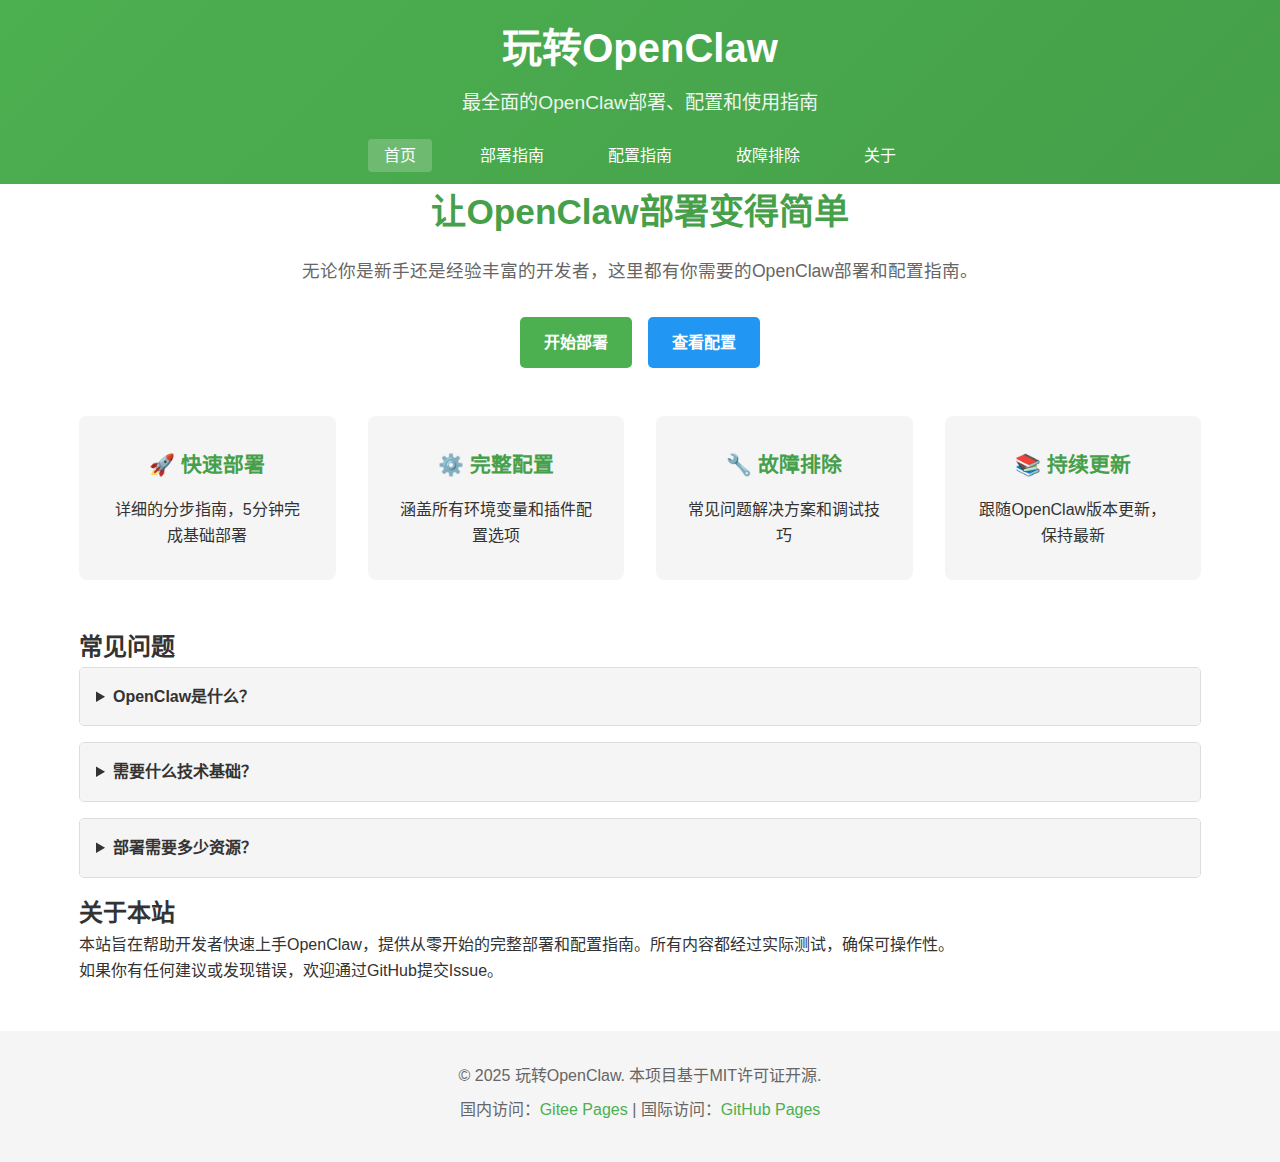
<file: index.html>
<!DOCTYPE html>
<html lang="zh-CN">
<head>
    <meta charset="UTF-8">
    <meta name="viewport" content="width=device-width, initial-scale=1.0">
    <meta name="description" content="玩转OpenClaw - 最全面的OpenClaw部署、配置和使用指南，帮助开发者快速上手Moltbot和OpenClaw框架">
    <meta name="keywords" content="OpenClaw, Moltbot, 部署, 配置, 教程, AI助手, 开源">
    <title>玩转OpenClaw - OpenClaw部署与配置指南</title>
    <link rel="stylesheet" href="style.css">
</head>
<body>
    <header>
        <div class="container">
            <h1>玩转OpenClaw</h1>
            <p>最全面的OpenClaw部署、配置和使用指南</p>
            <nav id="main-nav">
                <ul>
                    <li><a href="index.html" class="active">首页</a></li>
                    <li><a href="ubuntu-deployment.html">部署指南</a></li>
                    <li><a href="config-guide.html">配置指南</a></li>
                    <li><a href="#troubleshooting">故障排除</a></li>
                    <li><a href="#about">关于</a></li>
                </ul>
            </nav>
            <button id="mobile-menu-toggle" aria-label="切换菜单">☰</button>
        </div>
    </header>

    <main class="container">
        <section class="hero">
            <h2>让OpenClaw部署变得简单</h2>
            <p>无论你是新手还是经验丰富的开发者，这里都有你需要的OpenClaw部署和配置指南。</p>
            <div class="cta-buttons">
                <a href="ubuntu-deployment.html" class="btn primary">开始部署</a>
                <a href="config-guide.html" class="btn secondary">查看配置</a>
            </div>
        </section>

        <section class="features">
            <div class="feature-card">
                <h3>🚀 快速部署</h3>
                <p>详细的分步指南，5分钟完成基础部署</p>
            </div>
            <div class="feature-card">
                <h3>⚙️ 完整配置</h3>
                <p>涵盖所有环境变量和插件配置选项</p>
            </div>
            <div class="feature-card">
                <h3>🔧 故障排除</h3>
                <p>常见问题解决方案和调试技巧</p>
            </div>
            <div class="feature-card">
                <h3>📚 持续更新</h3>
                <p>跟随OpenClaw版本更新，保持最新</p>
            </div>
        </section>

        <section id="troubleshooting">
            <h2>常见问题</h2>
            <div class="faq">
                <details>
                    <summary>OpenClaw是什么？</summary>
                    <p>OpenClaw是一个开源的AI助手框架，基于Moltbot构建，支持多种大模型和插件扩展。</p>
                </details>
                <details>
                    <summary>需要什么技术基础？</summary>
                    <p>基本的Linux命令行操作和Docker知识即可，我们会提供详细步骤。</p>
                </details>
                <details>
                    <summary>部署需要多少资源？</summary>
                    <p>最低配置：2核CPU、4GB内存、20GB存储空间。</p>
                </details>
            </div>
        </section>

        <section id="about">
            <h2>关于本站</h2>
            <p>本站旨在帮助开发者快速上手OpenClaw，提供从零开始的完整部署和配置指南。所有内容都经过实际测试，确保可操作性。</p>
            <p>如果你有任何建议或发现错误，欢迎通过GitHub提交Issue。</p>
        </section>
    </main>

    <footer>
        <div class="container">
            <p>&copy; 2025 玩转OpenClaw. 本项目基于MIT许可证开源.</p>
            <p>国内访问：<a href="https://yourname.gitee.io/openclaw-guide" target="_blank">Gitee Pages</a> | 
               国际访问：<a href="https://yourname.github.io/openclaw-guide" target="_blank">GitHub Pages</a></p>
        </div>
    </footer>

    <script src="script.js"></script>
</body>
</html>
</file>
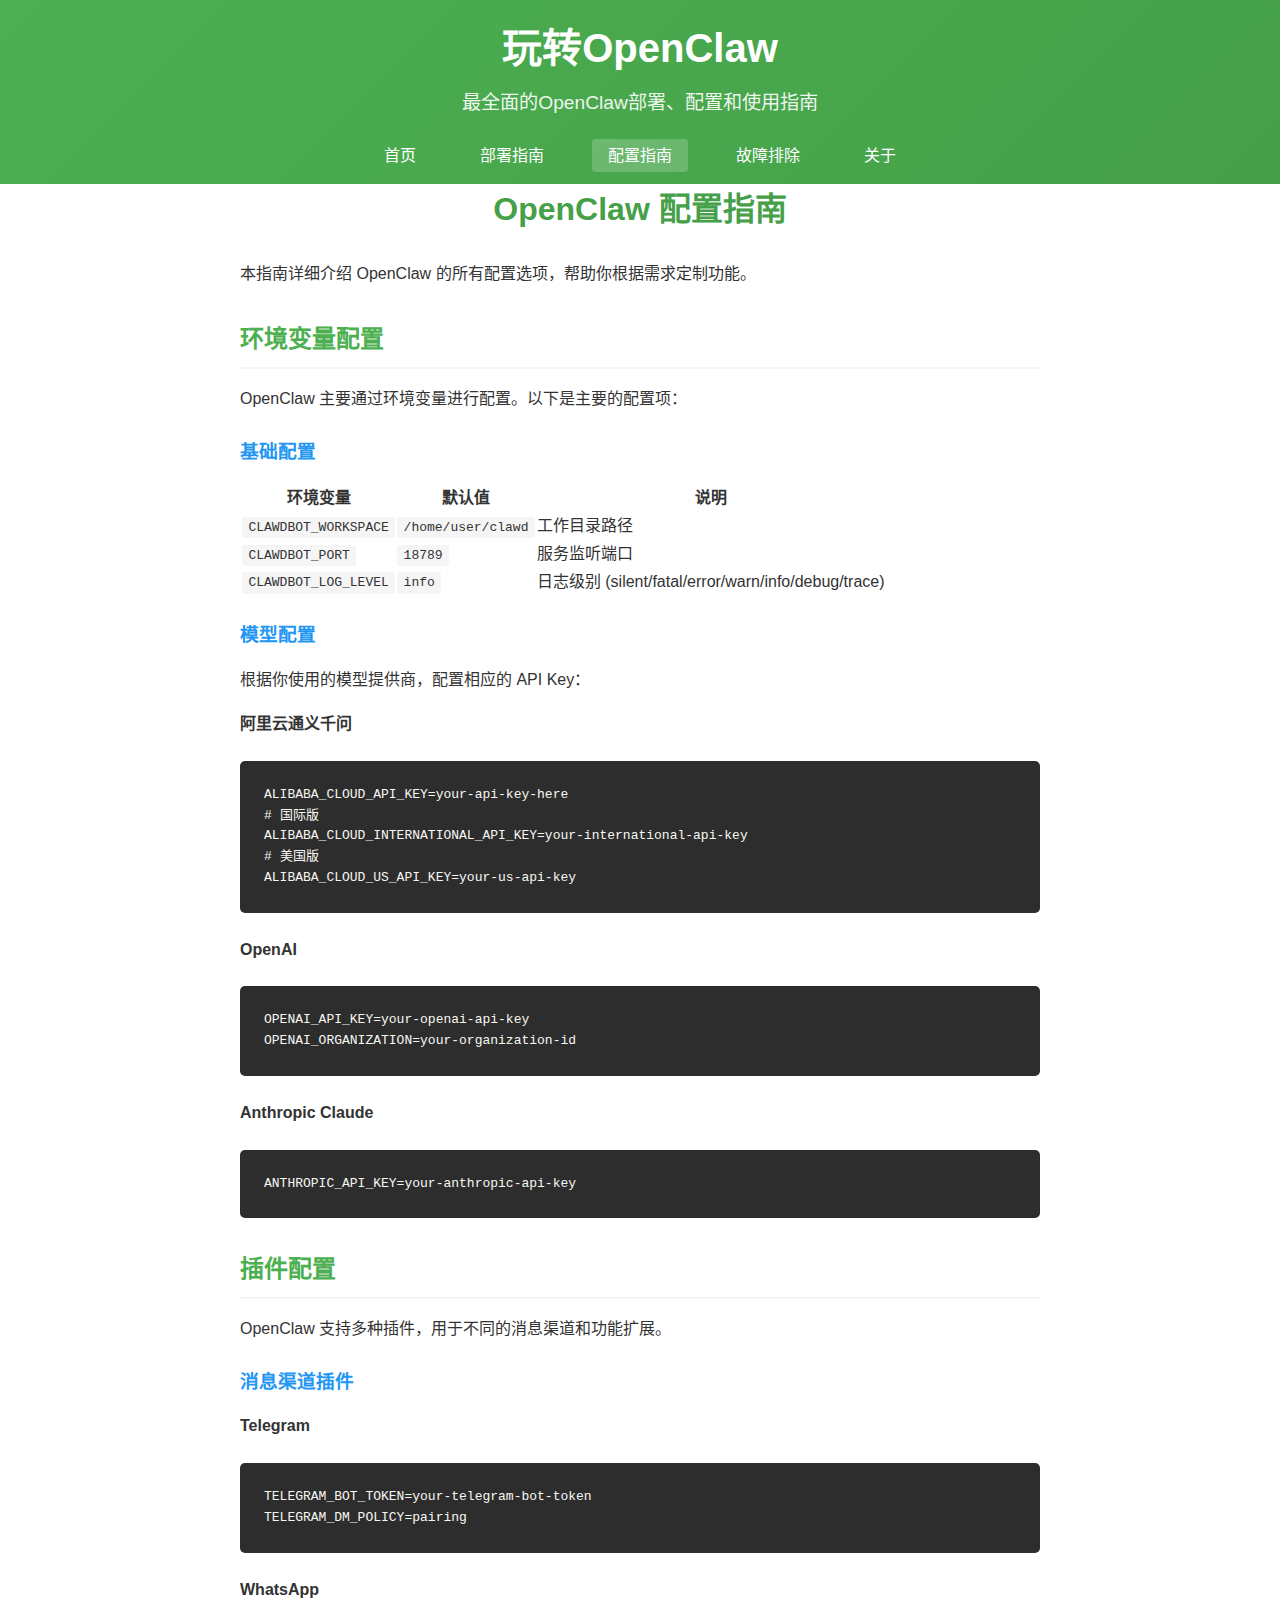
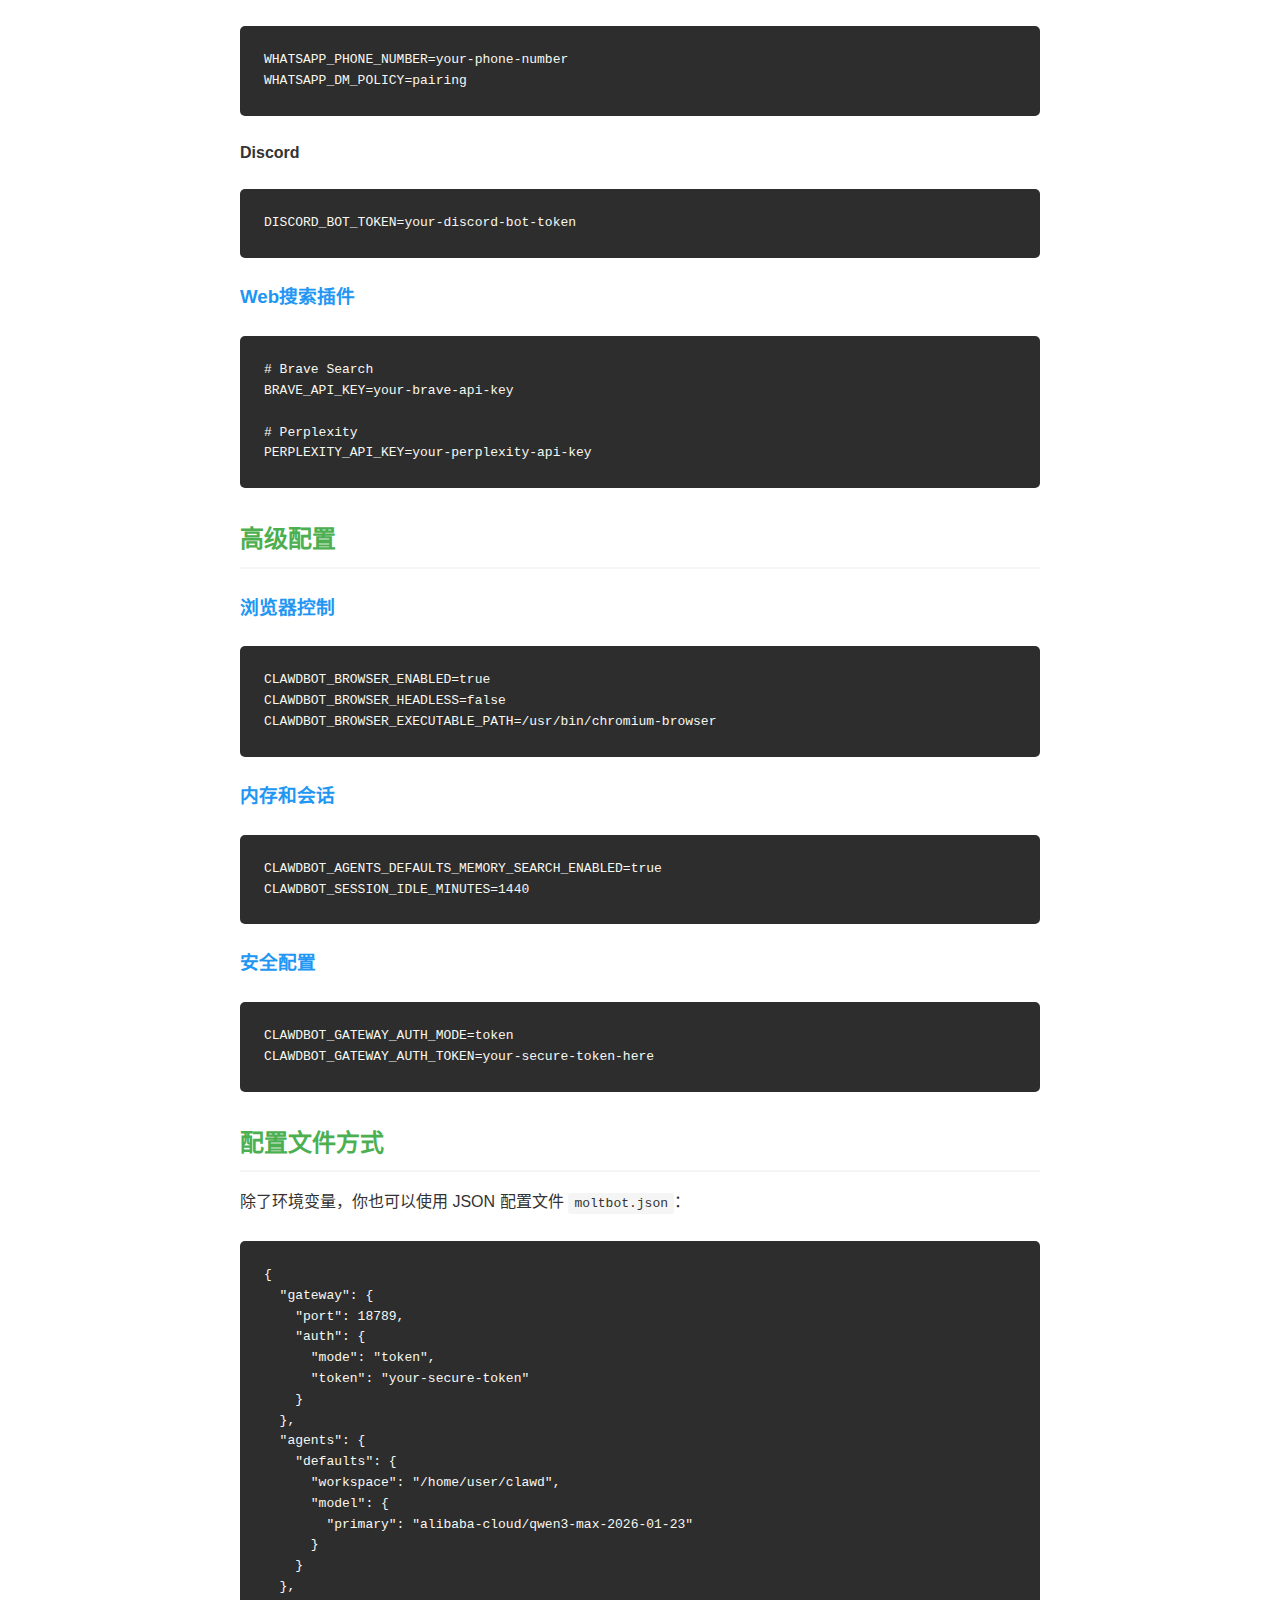
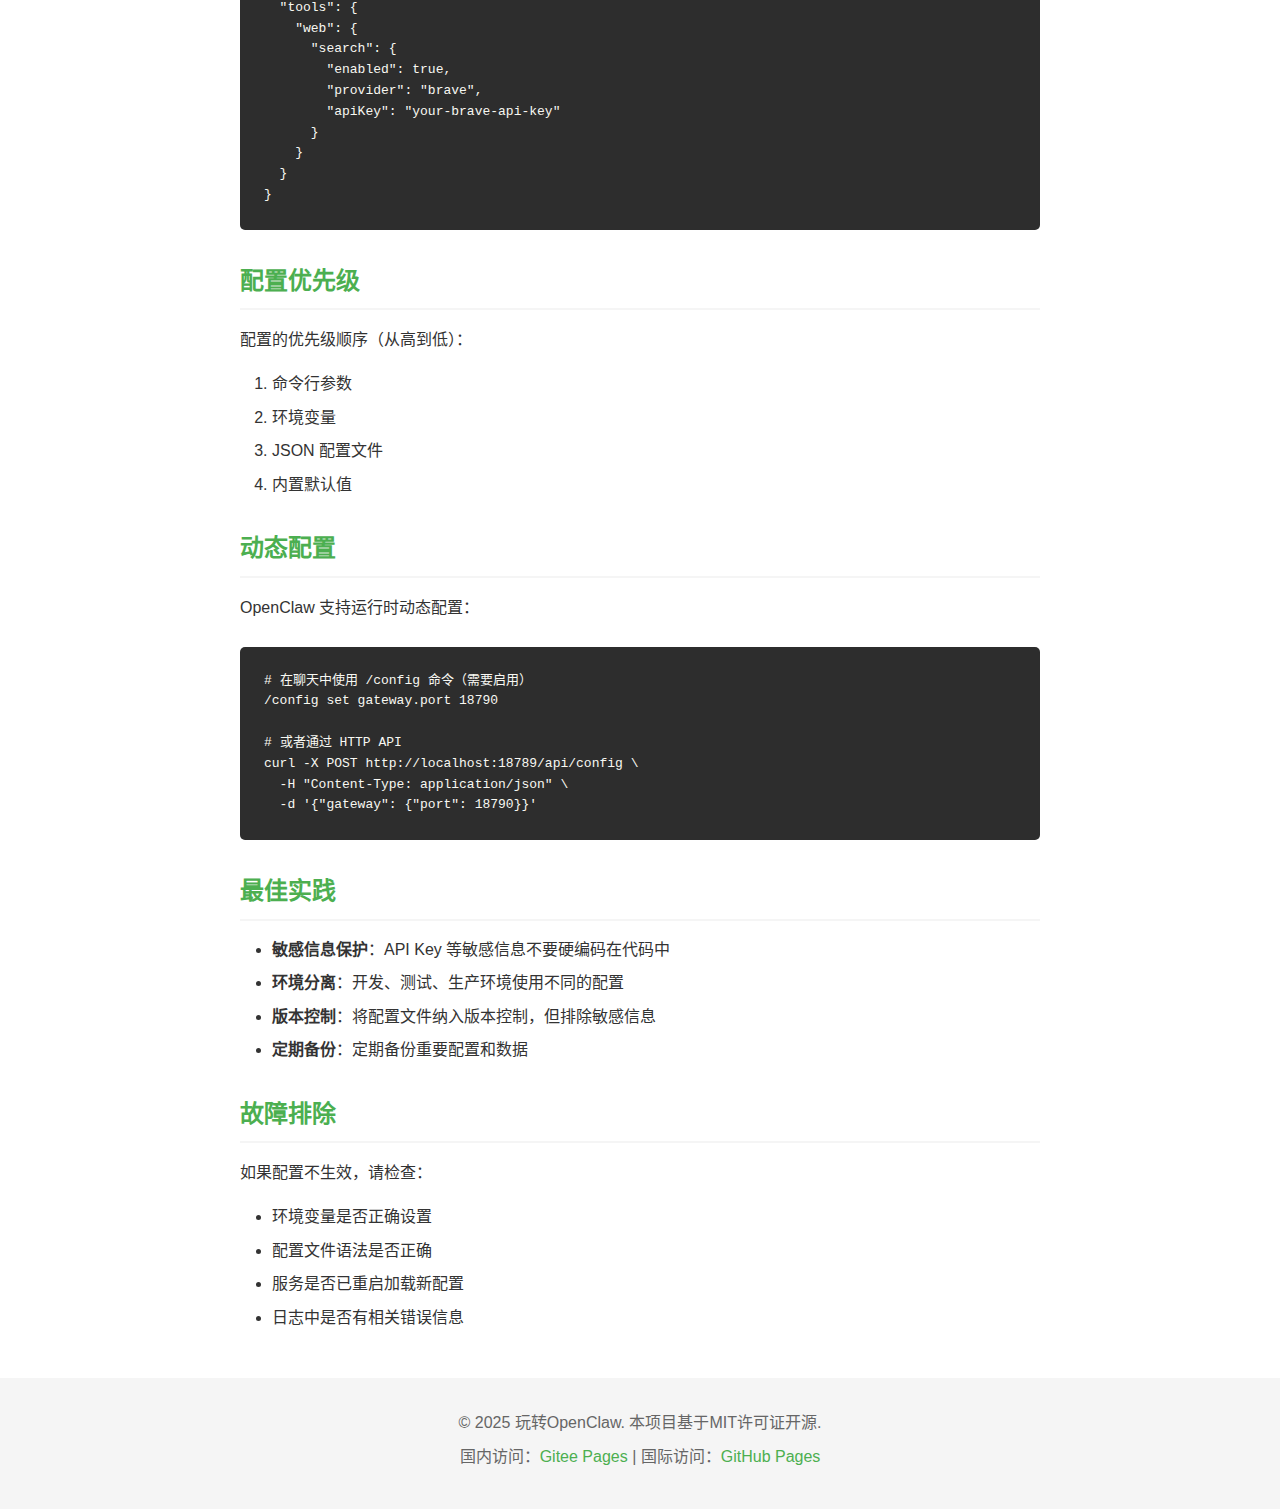
<file: config-guide.html>
<!DOCTYPE html>
<html lang="zh-CN">
<head>
    <meta charset="UTF-8">
    <meta name="viewport" content="width=device-width, initial-scale=1.0">
    <meta name="description" content="OpenClaw完整配置指南，涵盖环境变量、插件配置、模型设置等所有配置选项">
    <meta name="keywords" content="OpenClaw, 配置, 环境变量, 插件, 模型, 教程">
    <title>配置指南 - 玩转OpenClaw</title>
    <link rel="stylesheet" href="style.css">
</head>
<body>
    <header>
        <div class="container">
            <h1>玩转OpenClaw</h1>
            <p>最全面的OpenClaw部署、配置和使用指南</p>
            <nav id="main-nav">
                <ul>
                    <li><a href="index.html">首页</a></li>
                    <li><a href="ubuntu-deployment.html">部署指南</a></li>
                    <li><a href="config-guide.html" class="active">配置指南</a></li>
                    <li><a href="index.html#troubleshooting">故障排除</a></li>
                    <li><a href="index.html#about">关于</a></li>
                </ul>
            </nav>
            <button id="mobile-menu-toggle" aria-label="切换菜单">☰</button>
        </div>
    </header>

    <main class="container">
        <article class="tutorial-content">
            <h1>OpenClaw 配置指南</h1>
            
            <p>本指南详细介绍 OpenClaw 的所有配置选项，帮助你根据需求定制功能。</p>
            
            <h2>环境变量配置</h2>
            <p>OpenClaw 主要通过环境变量进行配置。以下是主要的配置项：</p>
            
            <h3>基础配置</h3>
            <table>
                <thead>
                    <tr>
                        <th>环境变量</th>
                        <th>默认值</th>
                        <th>说明</th>
                    </tr>
                </thead>
                <tbody>
                    <tr>
                        <td><code>CLAWDBOT_WORKSPACE</code></td>
                        <td><code>/home/user/clawd</code></td>
                        <td>工作目录路径</td>
                    </tr>
                    <tr>
                        <td><code>CLAWDBOT_PORT</code></td>
                        <td><code>18789</code></td>
                        <td>服务监听端口</td>
                    </tr>
                    <tr>
                        <td><code>CLAWDBOT_LOG_LEVEL</code></td>
                        <td><code>info</code></td>
                        <td>日志级别 (silent/fatal/error/warn/info/debug/trace)</td>
                    </tr>
                </tbody>
            </table>

            <h3>模型配置</h3>
            <p>根据你使用的模型提供商，配置相应的 API Key：</p>
            
            <h4>阿里云通义千问</h4>
            <pre><code>ALIBABA_CLOUD_API_KEY=your-api-key-here
# 国际版
ALIBABA_CLOUD_INTERNATIONAL_API_KEY=your-international-api-key
# 美国版  
ALIBABA_CLOUD_US_API_KEY=your-us-api-key</code></pre>

            <h4>OpenAI</h4>
            <pre><code>OPENAI_API_KEY=your-openai-api-key
OPENAI_ORGANIZATION=your-organization-id</code></pre>

            <h4>Anthropic Claude</h4>
            <pre><code>ANTHROPIC_API_KEY=your-anthropic-api-key</code></pre>

            <h2>插件配置</h2>
            <p>OpenClaw 支持多种插件，用于不同的消息渠道和功能扩展。</p>
            
            <h3>消息渠道插件</h3>
            <h4>Telegram</h4>
            <pre><code>TELEGRAM_BOT_TOKEN=your-telegram-bot-token
TELEGRAM_DM_POLICY=pairing</code></pre>

            <h4>WhatsApp</h4>
            <pre><code>WHATSAPP_PHONE_NUMBER=your-phone-number
WHATSAPP_DM_POLICY=pairing</code></pre>

            <h4>Discord</h4>
            <pre><code>DISCORD_BOT_TOKEN=your-discord-bot-token</code></pre>

            <h3>Web搜索插件</h3>
            <pre><code># Brave Search
BRAVE_API_KEY=your-brave-api-key

# Perplexity
PERPLEXITY_API_KEY=your-perplexity-api-key</code></pre>

            <h2>高级配置</h2>
            
            <h3>浏览器控制</h3>
            <pre><code>CLAWDBOT_BROWSER_ENABLED=true
CLAWDBOT_BROWSER_HEADLESS=false
CLAWDBOT_BROWSER_EXECUTABLE_PATH=/usr/bin/chromium-browser</code></pre>

            <h3>内存和会话</h3>
            <pre><code>CLAWDBOT_AGENTS_DEFAULTS_MEMORY_SEARCH_ENABLED=true
CLAWDBOT_SESSION_IDLE_MINUTES=1440</code></pre>

            <h3>安全配置</h3>
            <pre><code>CLAWDBOT_GATEWAY_AUTH_MODE=token
CLAWDBOT_GATEWAY_AUTH_TOKEN=your-secure-token-here</code></pre>

            <h2>配置文件方式</h2>
            <p>除了环境变量，你也可以使用 JSON 配置文件 <code>moltbot.json</code>：</p>
            
            <pre><code>{
  "gateway": {
    "port": 18789,
    "auth": {
      "mode": "token",
      "token": "your-secure-token"
    }
  },
  "agents": {
    "defaults": {
      "workspace": "/home/user/clawd",
      "model": {
        "primary": "alibaba-cloud/qwen3-max-2026-01-23"
      }
    }
  },
  "tools": {
    "web": {
      "search": {
        "enabled": true,
        "provider": "brave",
        "apiKey": "your-brave-api-key"
      }
    }
  }
}</code></pre>

            <h2>配置优先级</h2>
            <p>配置的优先级顺序（从高到低）：</p>
            <ol>
                <li>命令行参数</li>
                <li>环境变量</li>
                <li>JSON 配置文件</li>
                <li>内置默认值</li>
            </ol>

            <h2>动态配置</h2>
            <p>OpenClaw 支持运行时动态配置：</p>
            <pre><code># 在聊天中使用 /config 命令（需要启用）
/config set gateway.port 18790

# 或者通过 HTTP API
curl -X POST http://localhost:18789/api/config \
  -H "Content-Type: application/json" \
  -d '{"gateway": {"port": 18790}}'</code></pre>

            <h2>最佳实践</h2>
            <ul>
                <li><strong>敏感信息保护</strong>：API Key 等敏感信息不要硬编码在代码中</li>
                <li><strong>环境分离</strong>：开发、测试、生产环境使用不同的配置</li>
                <li><strong>版本控制</strong>：将配置文件纳入版本控制，但排除敏感信息</li>
                <li><strong>定期备份</strong>：定期备份重要配置和数据</li>
            </ul>

            <h2>故障排除</h2>
            <p>如果配置不生效，请检查：</p>
            <ul>
                <li>环境变量是否正确设置</li>
                <li>配置文件语法是否正确</li>
                <li>服务是否已重启加载新配置</li>
                <li>日志中是否有相关错误信息</li>
            </ul>
        </article>
    </main>

    <footer>
        <div class="container">
            <p>&copy; 2025 玩转OpenClaw. 本项目基于MIT许可证开源.</p>
            <p>国内访问：<a href="https://yourname.gitee.io/openclaw-guide" target="_blank">Gitee Pages</a> | 
               国际访问：<a href="https://yourname.github.io/openclaw-guide" target="_blank">GitHub Pages</a></p>
        </div>
    </footer>

    <script src="script.js"></script>
</body>
</html>
</file>
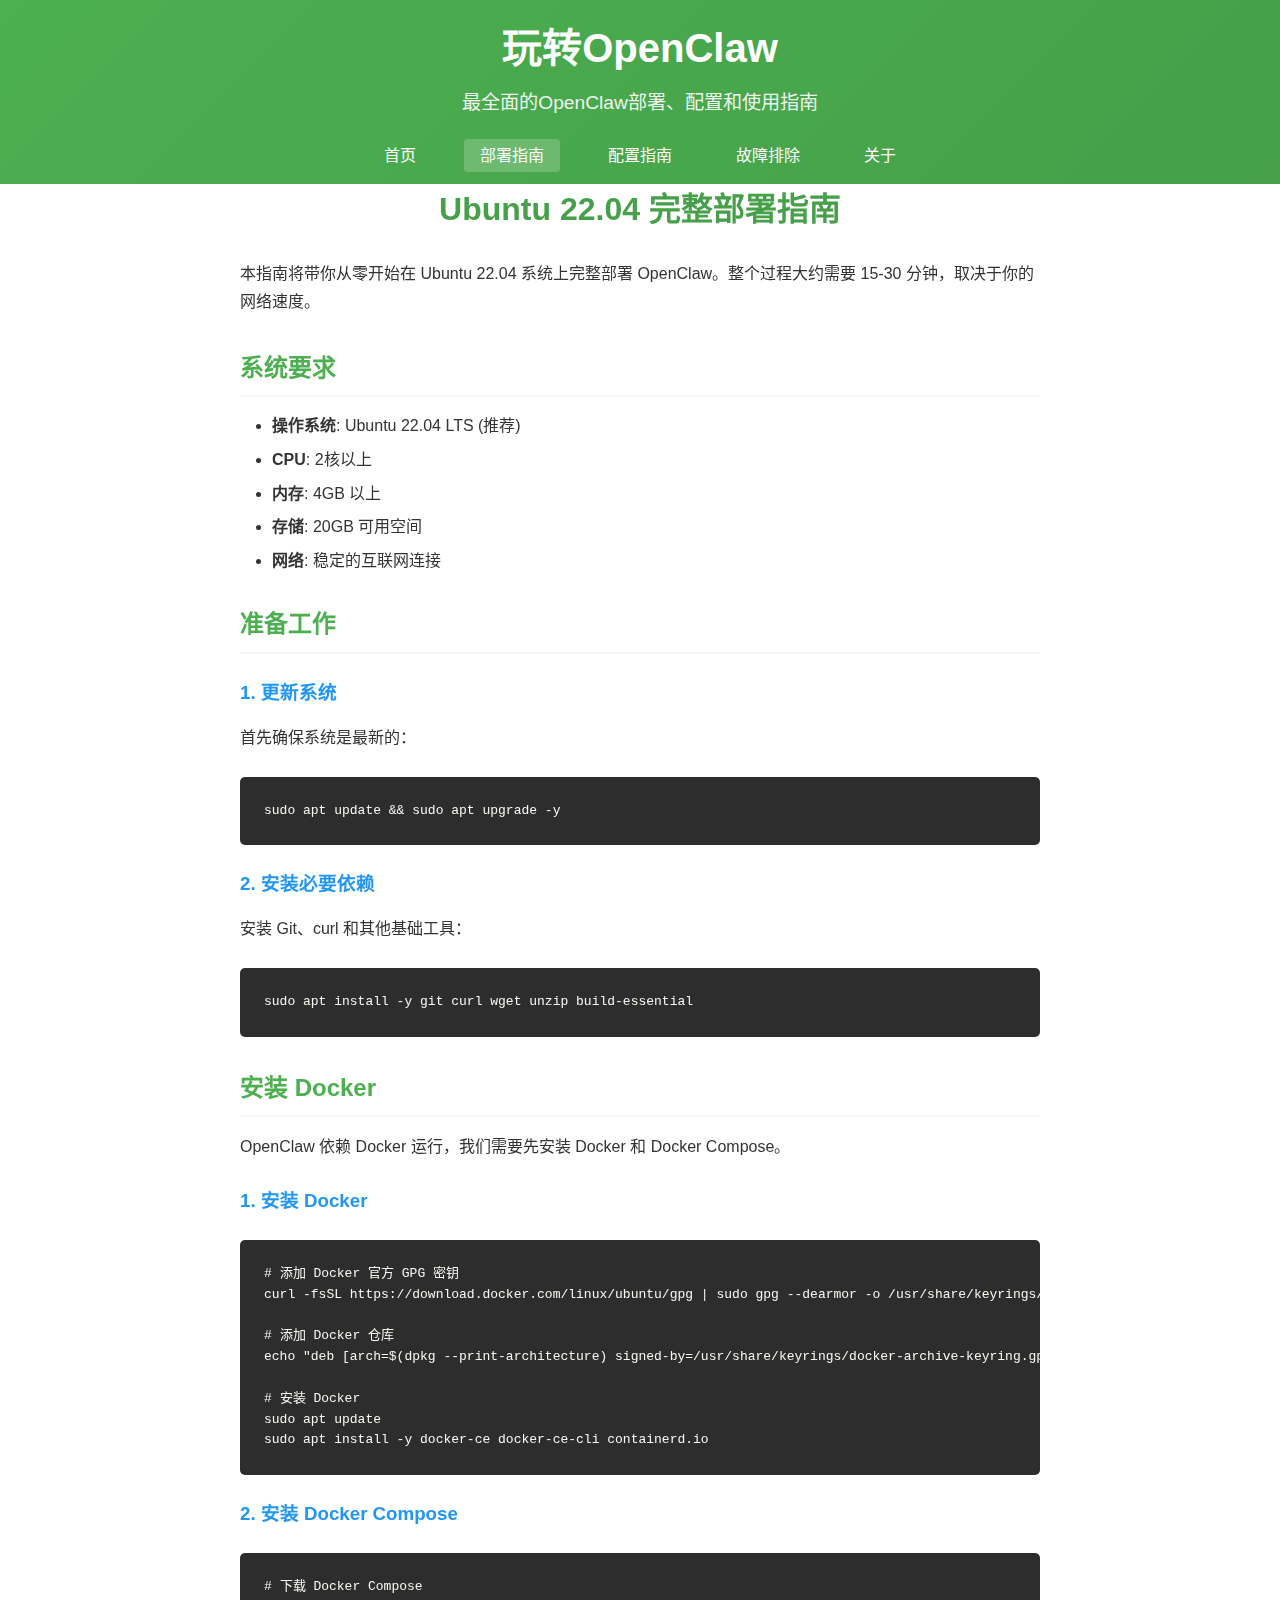
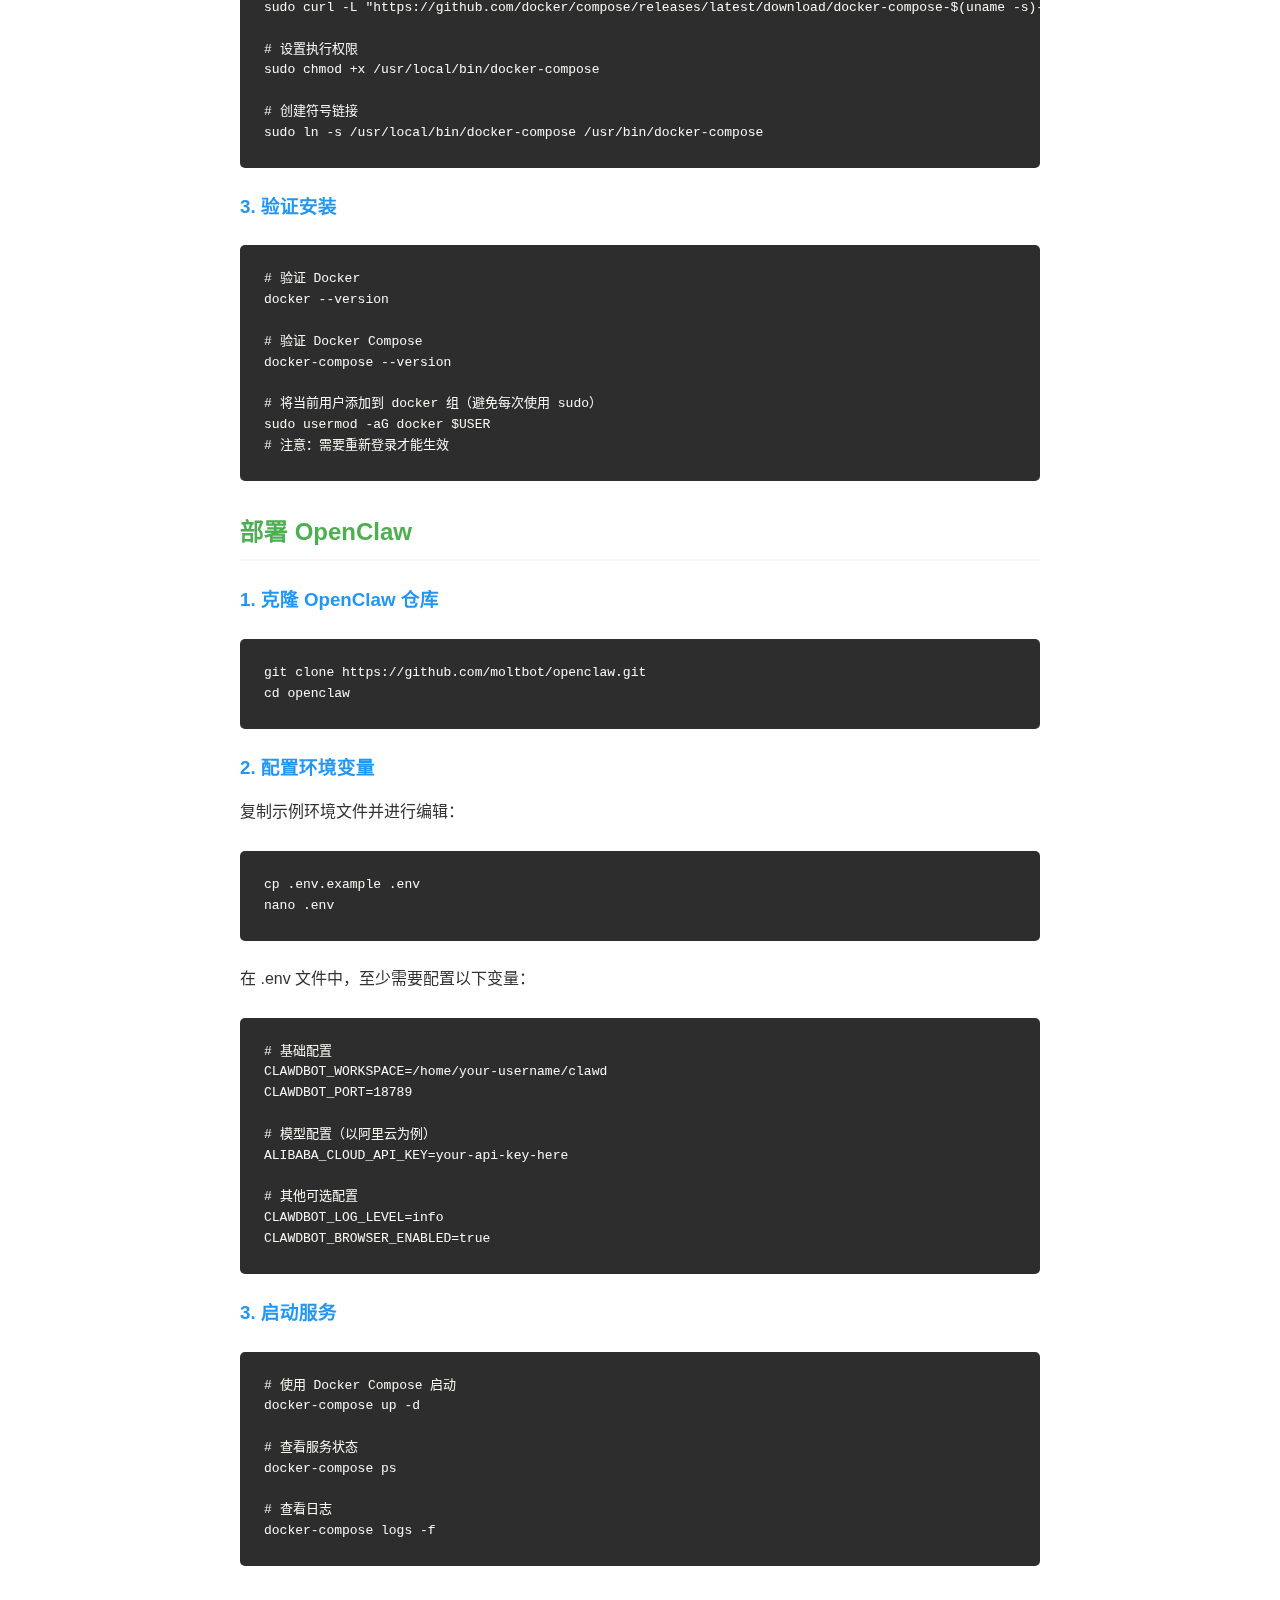
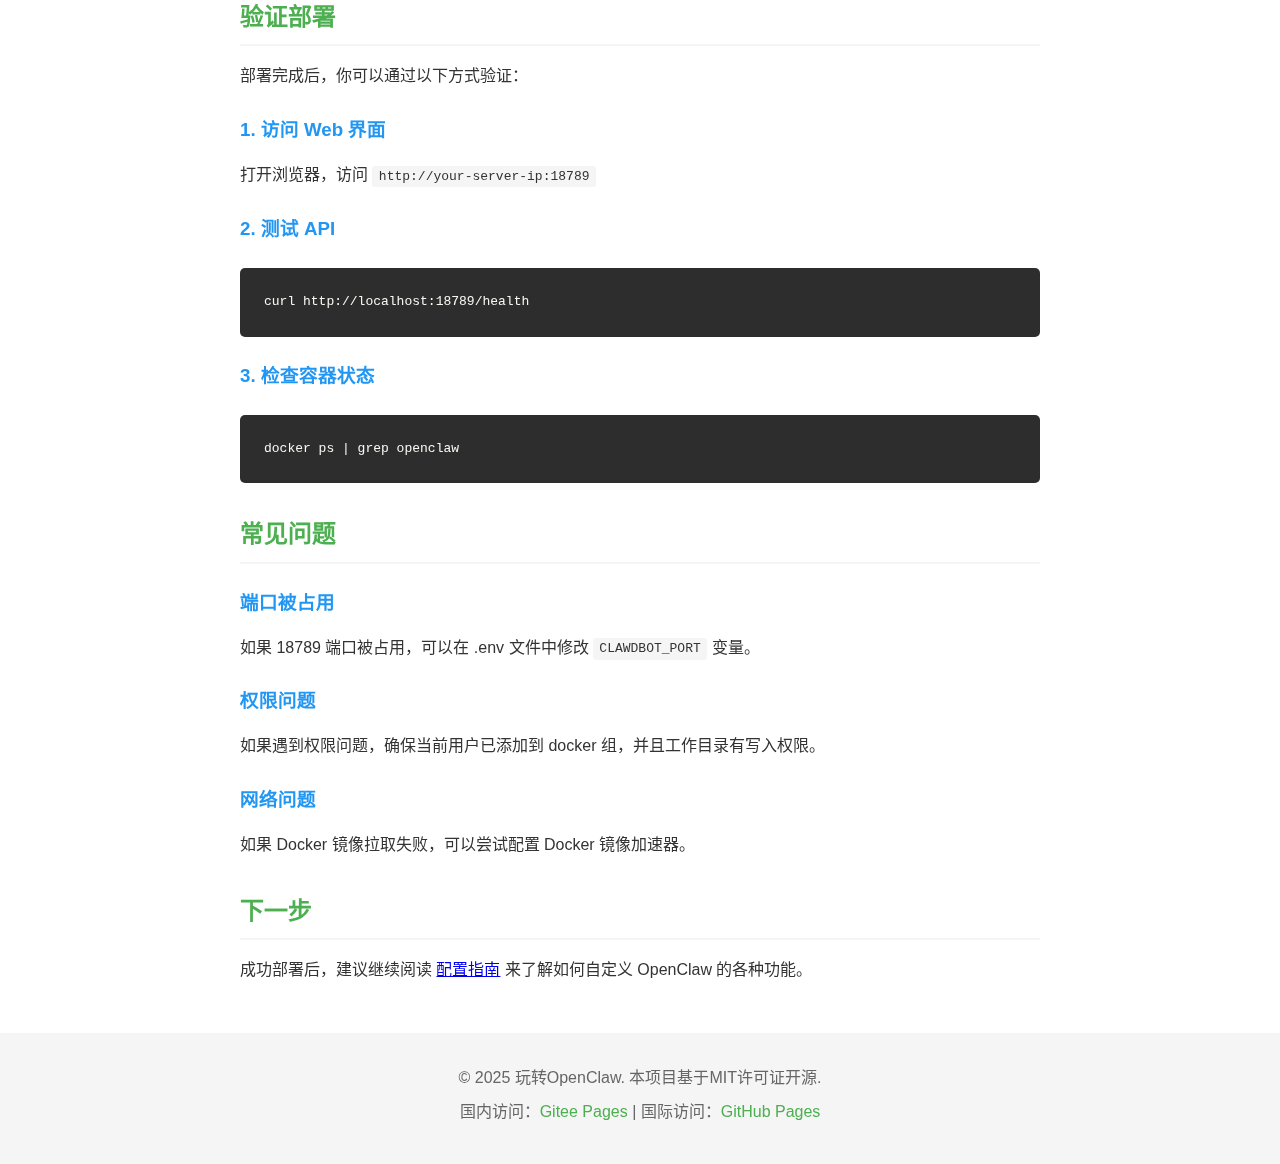
<file: ubuntu-deployment.html>
<!DOCTYPE html>
<html lang="zh-CN">
<head>
    <meta charset="UTF-8">
    <meta name="viewport" content="width=device-width, initial-scale=1.0">
    <meta name="description" content="Ubuntu 22.04 完整部署OpenClaw指南，包含系统要求、依赖安装、Docker配置等详细步骤">
    <meta name="keywords" content="OpenClaw, Ubuntu, 部署, Docker, Linux, 教程">
    <title>Ubuntu 22.04 完整部署指南 - 玩转OpenClaw</title>
    <link rel="stylesheet" href="style.css">
</head>
<body>
    <header>
        <div class="container">
            <h1>玩转OpenClaw</h1>
            <p>最全面的OpenClaw部署、配置和使用指南</p>
            <nav id="main-nav">
                <ul>
                    <li><a href="index.html">首页</a></li>
                    <li><a href="ubuntu-deployment.html" class="active">部署指南</a></li>
                    <li><a href="config-guide.html">配置指南</a></li>
                    <li><a href="index.html#troubleshooting">故障排除</a></li>
                    <li><a href="index.html#about">关于</a></li>
                </ul>
            </nav>
            <button id="mobile-menu-toggle" aria-label="切换菜单">☰</button>
        </div>
    </header>

    <main class="container">
        <article class="tutorial-content">
            <h1>Ubuntu 22.04 完整部署指南</h1>
            
            <p>本指南将带你从零开始在 Ubuntu 22.04 系统上完整部署 OpenClaw。整个过程大约需要 15-30 分钟，取决于你的网络速度。</p>
            
            <h2>系统要求</h2>
            <ul>
                <li><strong>操作系统</strong>: Ubuntu 22.04 LTS (推荐)</li>
                <li><strong>CPU</strong>: 2核以上</li>
                <li><strong>内存</strong>: 4GB 以上</li>
                <li><strong>存储</strong>: 20GB 可用空间</li>
                <li><strong>网络</strong>: 稳定的互联网连接</li>
            </ul>

            <h2>准备工作</h2>
            <h3>1. 更新系统</h3>
            <p>首先确保系统是最新的：</p>
            <pre><code>sudo apt update && sudo apt upgrade -y</code></pre>

            <h3>2. 安装必要依赖</h3>
            <p>安装 Git、curl 和其他基础工具：</p>
            <pre><code>sudo apt install -y git curl wget unzip build-essential</code></pre>

            <h2>安装 Docker</h2>
            <p>OpenClaw 依赖 Docker 运行，我们需要先安装 Docker 和 Docker Compose。</p>
            
            <h3>1. 安装 Docker</h3>
            <pre><code># 添加 Docker 官方 GPG 密钥
curl -fsSL https://download.docker.com/linux/ubuntu/gpg | sudo gpg --dearmor -o /usr/share/keyrings/docker-archive-keyring.gpg

# 添加 Docker 仓库
echo "deb [arch=$(dpkg --print-architecture) signed-by=/usr/share/keyrings/docker-archive-keyring.gpg] https://download.docker.com/linux/ubuntu $(lsb_release -cs) stable" | sudo tee /etc/apt/sources.list.d/docker.list > /dev/null

# 安装 Docker
sudo apt update
sudo apt install -y docker-ce docker-ce-cli containerd.io</code></pre>

            <h3>2. 安装 Docker Compose</h3>
            <pre><code># 下载 Docker Compose
sudo curl -L "https://github.com/docker/compose/releases/latest/download/docker-compose-$(uname -s)-$(uname -m)" -o /usr/local/bin/docker-compose

# 设置执行权限
sudo chmod +x /usr/local/bin/docker-compose

# 创建符号链接
sudo ln -s /usr/local/bin/docker-compose /usr/bin/docker-compose</code></pre>

            <h3>3. 验证安装</h3>
            <pre><code># 验证 Docker
docker --version

# 验证 Docker Compose  
docker-compose --version

# 将当前用户添加到 docker 组（避免每次使用 sudo）
sudo usermod -aG docker $USER
# 注意：需要重新登录才能生效</code></pre>

            <h2>部署 OpenClaw</h2>
            <h3>1. 克隆 OpenClaw 仓库</h3>
            <pre><code>git clone https://github.com/moltbot/openclaw.git
cd openclaw</code></pre>

            <h3>2. 配置环境变量</h3>
            <p>复制示例环境文件并进行编辑：</p>
            <pre><code>cp .env.example .env
nano .env</code></pre>
            
            <p>在 .env 文件中，至少需要配置以下变量：</p>
            <pre><code># 基础配置
CLAWDBOT_WORKSPACE=/home/your-username/clawd
CLAWDBOT_PORT=18789

# 模型配置（以阿里云为例）
ALIBABA_CLOUD_API_KEY=your-api-key-here

# 其他可选配置
CLAWDBOT_LOG_LEVEL=info
CLAWDBOT_BROWSER_ENABLED=true</code></pre>

            <h3>3. 启动服务</h3>
            <pre><code># 使用 Docker Compose 启动
docker-compose up -d

# 查看服务状态
docker-compose ps

# 查看日志
docker-compose logs -f</code></pre>

            <h2>验证部署</h2>
            <p>部署完成后，你可以通过以下方式验证：</p>
            
            <h3>1. 访问 Web 界面</h3>
            <p>打开浏览器，访问 <code>http://your-server-ip:18789</code></p>
            
            <h3>2. 测试 API</h3>
            <pre><code>curl http://localhost:18789/health</code></pre>
            
            <h3>3. 检查容器状态</h3>
            <pre><code>docker ps | grep openclaw</code></pre>

            <h2>常见问题</h2>
            <h3>端口被占用</h3>
            <p>如果 18789 端口被占用，可以在 .env 文件中修改 <code>CLAWDBOT_PORT</code> 变量。</p>
            
            <h3>权限问题</h3>
            <p>如果遇到权限问题，确保当前用户已添加到 docker 组，并且工作目录有写入权限。</p>
            
            <h3>网络问题</h3>
            <p>如果 Docker 镜像拉取失败，可以尝试配置 Docker 镜像加速器。</p>

            <h2>下一步</h2>
            <p>成功部署后，建议继续阅读 <a href="config-guide.html">配置指南</a> 来了解如何自定义 OpenClaw 的各种功能。</p>
        </article>
    </main>

    <footer>
        <div class="container">
            <p>&copy; 2025 玩转OpenClaw. 本项目基于MIT许可证开源.</p>
            <p>国内访问：<a href="https://gitee.com/bug--brother/openclaw-guide" target="_blank">Gitee Pages</a> | 
               国际访问：<a href="https://github.com/erniu4092/-openclaw-guide" target="_blank">GitHub Pages</a></p>
        </div>
    </footer>

    <script src="script.js"></script>
</body>
</html>
</file>
<file: style.css>
/* 基础重置和变量 */
* {
    margin: 0;
    padding: 0;
    box-sizing: border-box;
}

:root {
    --primary-color: #4CAF50;
    --primary-dark: #45a049;
    --secondary-color: #2196F3;
    --text-color: #333;
    --light-gray: #f5f5f5;
    --dark-gray: #666;
    --border-color: #ddd;
    --container-width: 1200px;
    --mobile-breakpoint: 768px;
}

body {
    font-family: 'Segoe UI', Tahoma, Geneva, Verdana, sans-serif;
    line-height: 1.6;
    color: var(--text-color);
    background-color: #fff;
}

.container {
    width: 90%;
    max-width: var(--container-width);
    margin: 0 auto;
    padding: 0 15px;
}

/* 头部样式 */
header {
    background: linear-gradient(135deg, var(--primary-color), var(--primary-dark));
    color: white;
    padding: 1rem 0;
    position: relative;
}

header .container {
    display: flex;
    flex-direction: column;
    align-items: center;
    text-align: center;
}

header h1 {
    font-size: 2.5rem;
    margin-bottom: 0.5rem;
    font-weight: bold;
}

header p {
    font-size: 1.2rem;
    margin-bottom: 1.5rem;
    opacity: 0.9;
}

/* 导航菜单 */
#main-nav ul {
    list-style: none;
    display: flex;
    gap: 2rem;
    flex-wrap: wrap;
    justify-content: center;
}

#main-nav a {
    color: white;
    text-decoration: none;
    padding: 0.5rem 1rem;
    border-radius: 4px;
    transition: background-color 0.3s ease;
}

#main-nav a:hover,
#main-nav a.active {
    background-color: rgba(255, 255, 255, 0.2);
}

/* 移动端菜单按钮 */
#mobile-menu-toggle {
    display: none;
    background: none;
    border: none;
    color: white;
    font-size: 1.5rem;
    cursor: pointer;
    position: absolute;
    top: 1rem;
    right: 1rem;
}

/* 主要内容区域 */
main {
    padding: 2rem 0;
}

.hero {
    text-align: center;
    margin-bottom: 3rem;
}

.hero h2 {
    font-size: 2.2rem;
    margin-bottom: 1rem;
    color: var(--primary-dark);
}

.hero p {
    font-size: 1.1rem;
    margin-bottom: 2rem;
    color: var(--dark-gray);
}

.cta-buttons {
    display: flex;
    gap: 1rem;
    justify-content: center;
    flex-wrap: wrap;
}

.btn {
    display: inline-block;
    padding: 0.8rem 1.5rem;
    text-decoration: none;
    border-radius: 5px;
    font-weight: bold;
    transition: transform 0.2s ease, box-shadow 0.2s ease;
}

.btn:hover {
    transform: translateY(-2px);
    box-shadow: 0 4px 8px rgba(0,0,0,0.1);
}

.btn.primary {
    background-color: var(--primary-color);
    color: white;
}

.btn.secondary {
    background-color: var(--secondary-color);
    color: white;
}

/* 特性卡片 */
.features {
    display: grid;
    grid-template-columns: repeat(auto-fit, minmax(250px, 1fr));
    gap: 2rem;
    margin-bottom: 3rem;
}

.feature-card {
    background: var(--light-gray);
    padding: 2rem;
    border-radius: 8px;
    text-align: center;
    transition: transform 0.3s ease;
}

.feature-card:hover {
    transform: translateY(-5px);
}

.feature-card h3 {
    color: var(--primary-dark);
    margin-bottom: 1rem;
    font-size: 1.3rem;
}

/* FAQ样式 */
.faq details {
    margin-bottom: 1rem;
    border: 1px solid var(--border-color);
    border-radius: 5px;
    overflow: hidden;
}

.faq summary {
    padding: 1rem;
    background-color: var(--light-gray);
    cursor: pointer;
    font-weight: bold;
    outline: none;
}

.faq details[open] summary {
    background-color: var(--primary-color);
    color: white;
}

.faq details p {
    padding: 1rem;
    background-color: white;
}

/* 页脚 */
footer {
    background-color: var(--light-gray);
    padding: 2rem 0;
    margin-top: 3rem;
}

footer .container {
    text-align: center;
}

footer p {
    margin-bottom: 0.5rem;
    color: var(--dark-gray);
}

footer a {
    color: var(--primary-color);
    text-decoration: none;
}

footer a:hover {
    text-decoration: underline;
}

/* 教程页面样式 */
.tutorial-content {
    max-width: 800px;
    margin: 0 auto;
}

.tutorial-content h1 {
    color: var(--primary-dark);
    margin-bottom: 1.5rem;
    text-align: center;
}

.tutorial-content h2 {
    color: var(--primary-color);
    margin: 2rem 0 1rem 0;
    padding-bottom: 0.5rem;
    border-bottom: 2px solid var(--light-gray);
}

.tutorial-content h3 {
    color: var(--secondary-color);
    margin: 1.5rem 0 1rem 0;
}

.tutorial-content p {
    margin-bottom: 1rem;
    line-height: 1.8;
}

.tutorial-content code {
    background-color: var(--light-gray);
    padding: 0.2rem 0.4rem;
    border-radius: 3px;
    font-family: monospace;
}

.tutorial-content pre {
    background-color: #2d2d2d;
    color: #f8f8f2;
    padding: 1.5rem;
    border-radius: 5px;
    overflow-x: auto;
    margin: 1.5rem 0;
}

.tutorial-content pre code {
    background: none;
    padding: 0;
}

.tutorial-content ul, .tutorial-content ol {
    margin: 1rem 0 1rem 2rem;
}

.tutorial-content li {
    margin-bottom: 0.5rem;
    line-height: 1.6;
}

/* 响应式设计 */
@media (max-width: var(--mobile-breakpoint)) {
    #mobile-menu-toggle {
        display: block;
    }
    
    #main-nav {
        position: absolute;
        top: 100%;
        left: 0;
        right: 0;
        background: linear-gradient(135deg, var(--primary-color), var(--primary-dark));
        clip-path: polygon(0 0, 100% 0, 100% 0, 0 0);
        transition: clip-path 0.3s ease;
    }
    
    #main-nav.active {
        clip-path: polygon(0 0, 100% 0, 100% 100%, 0 100%);
    }
    
    #main-nav ul {
        flex-direction: column;
        gap: 0;
    }
    
    #main-nav a {
        display: block;
        padding: 1rem;
        border-bottom: 1px solid rgba(255, 255, 255, 0.1);
    }
    
    header h1 {
        font-size: 2rem;
    }
    
    header p {
        font-size: 1rem;
    }
    
    .hero h2 {
        font-size: 1.8rem;
    }
    
    .cta-buttons {
        flex-direction: column;
        align-items: center;
    }
    
    .btn {
        width: 100%;
        max-width: 300px;
        text-align: center;
    }
}
</file>
